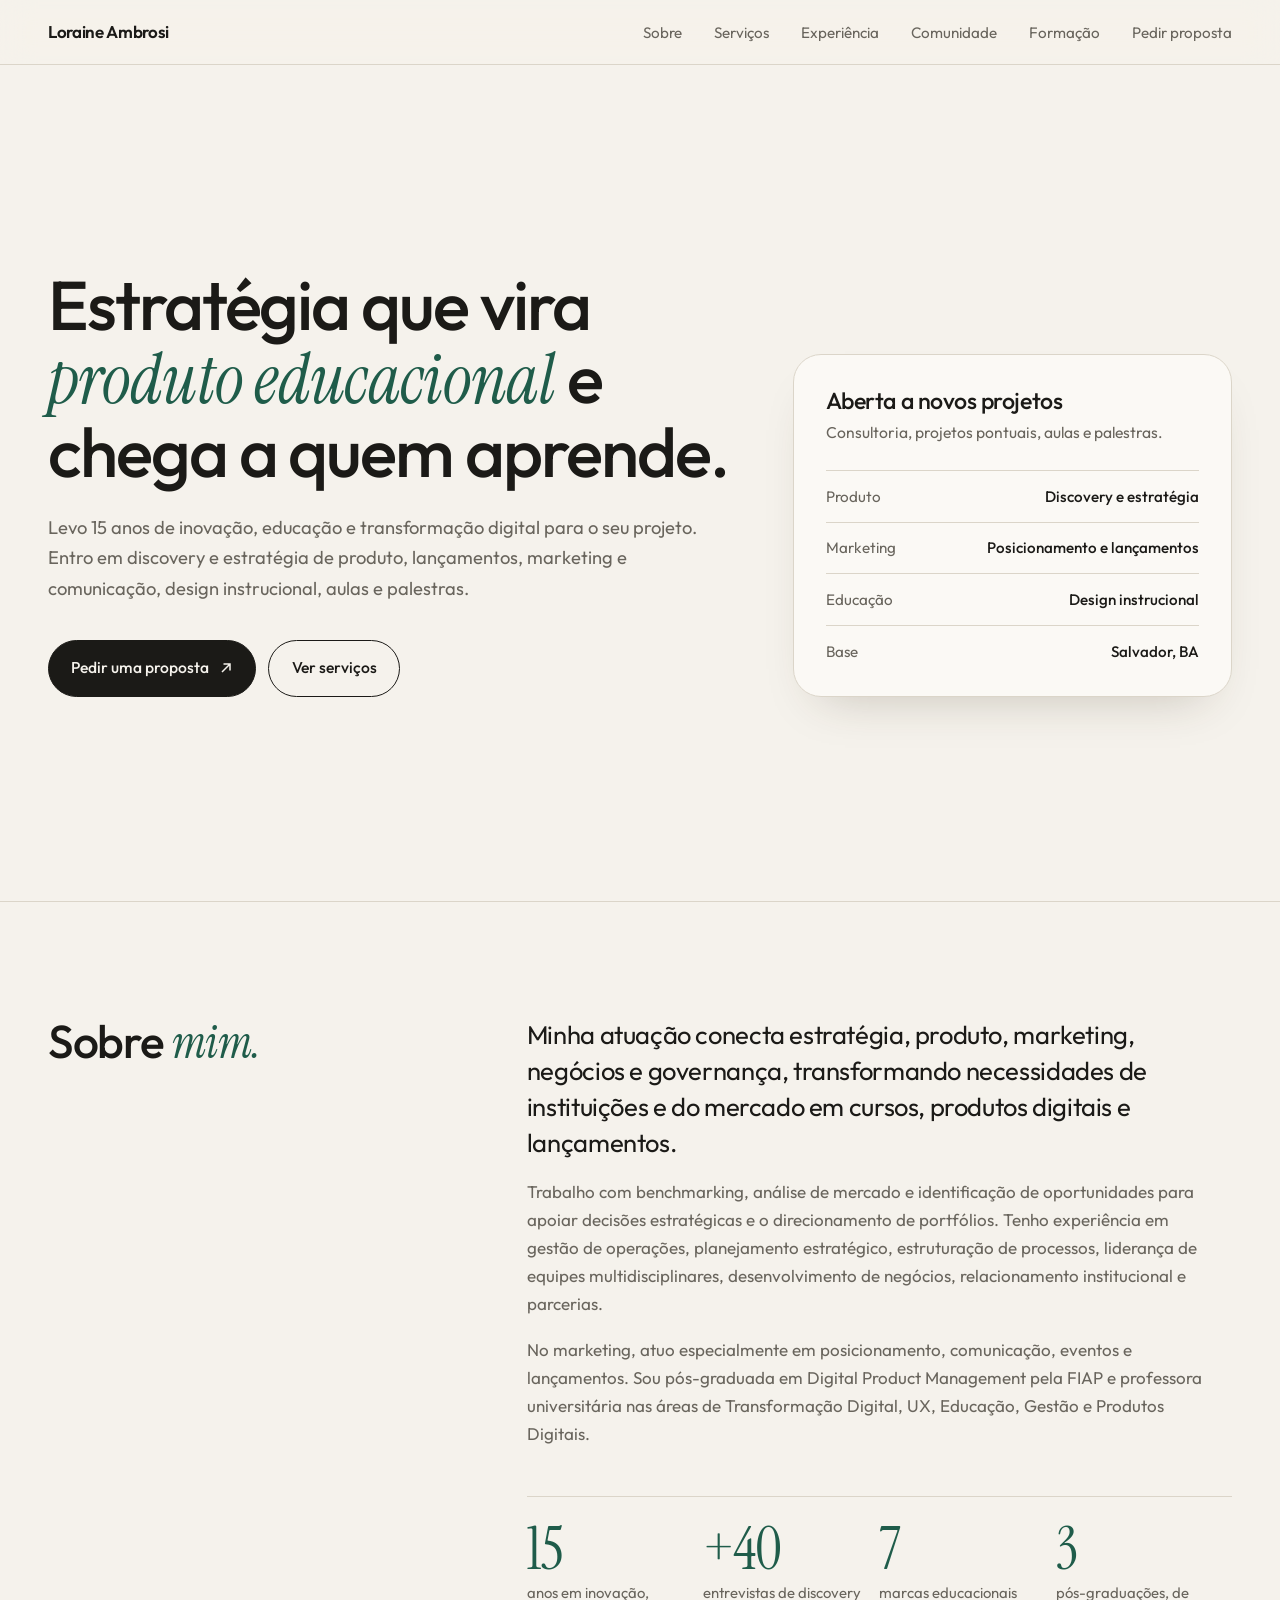
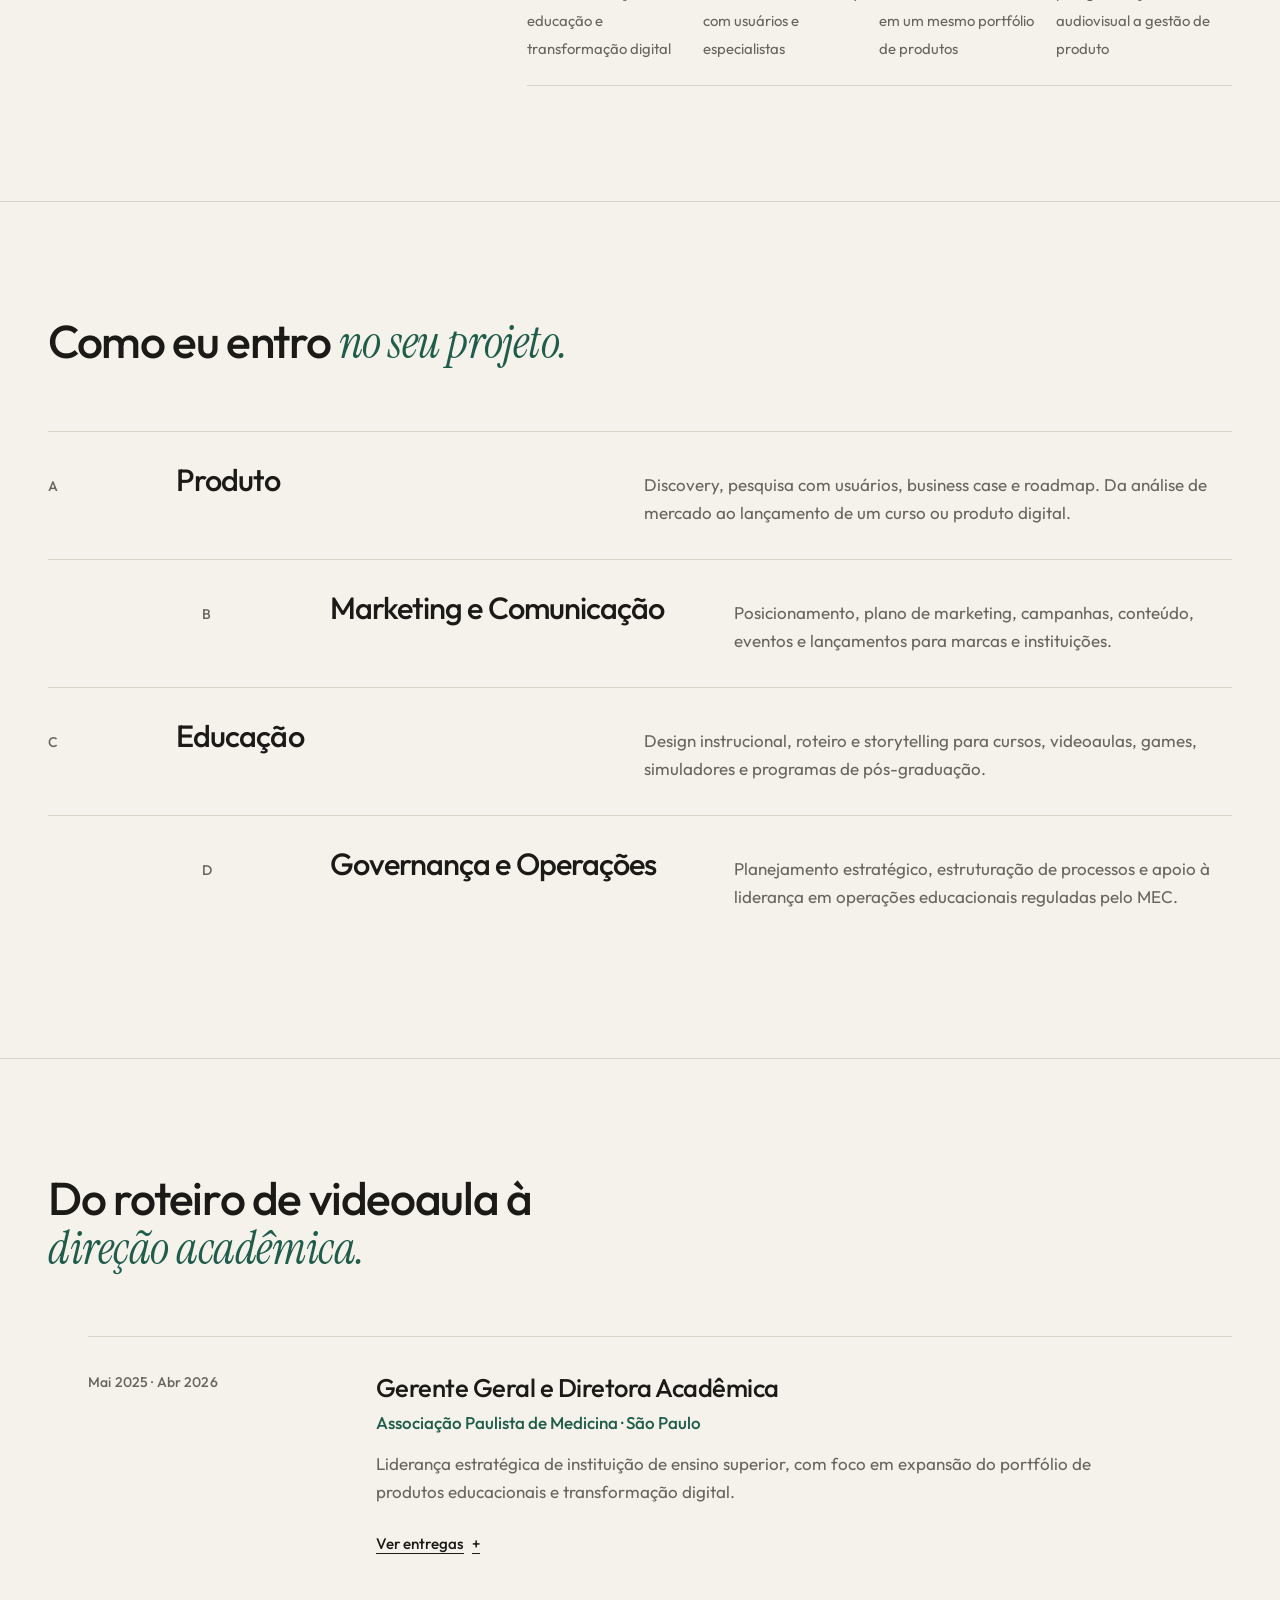
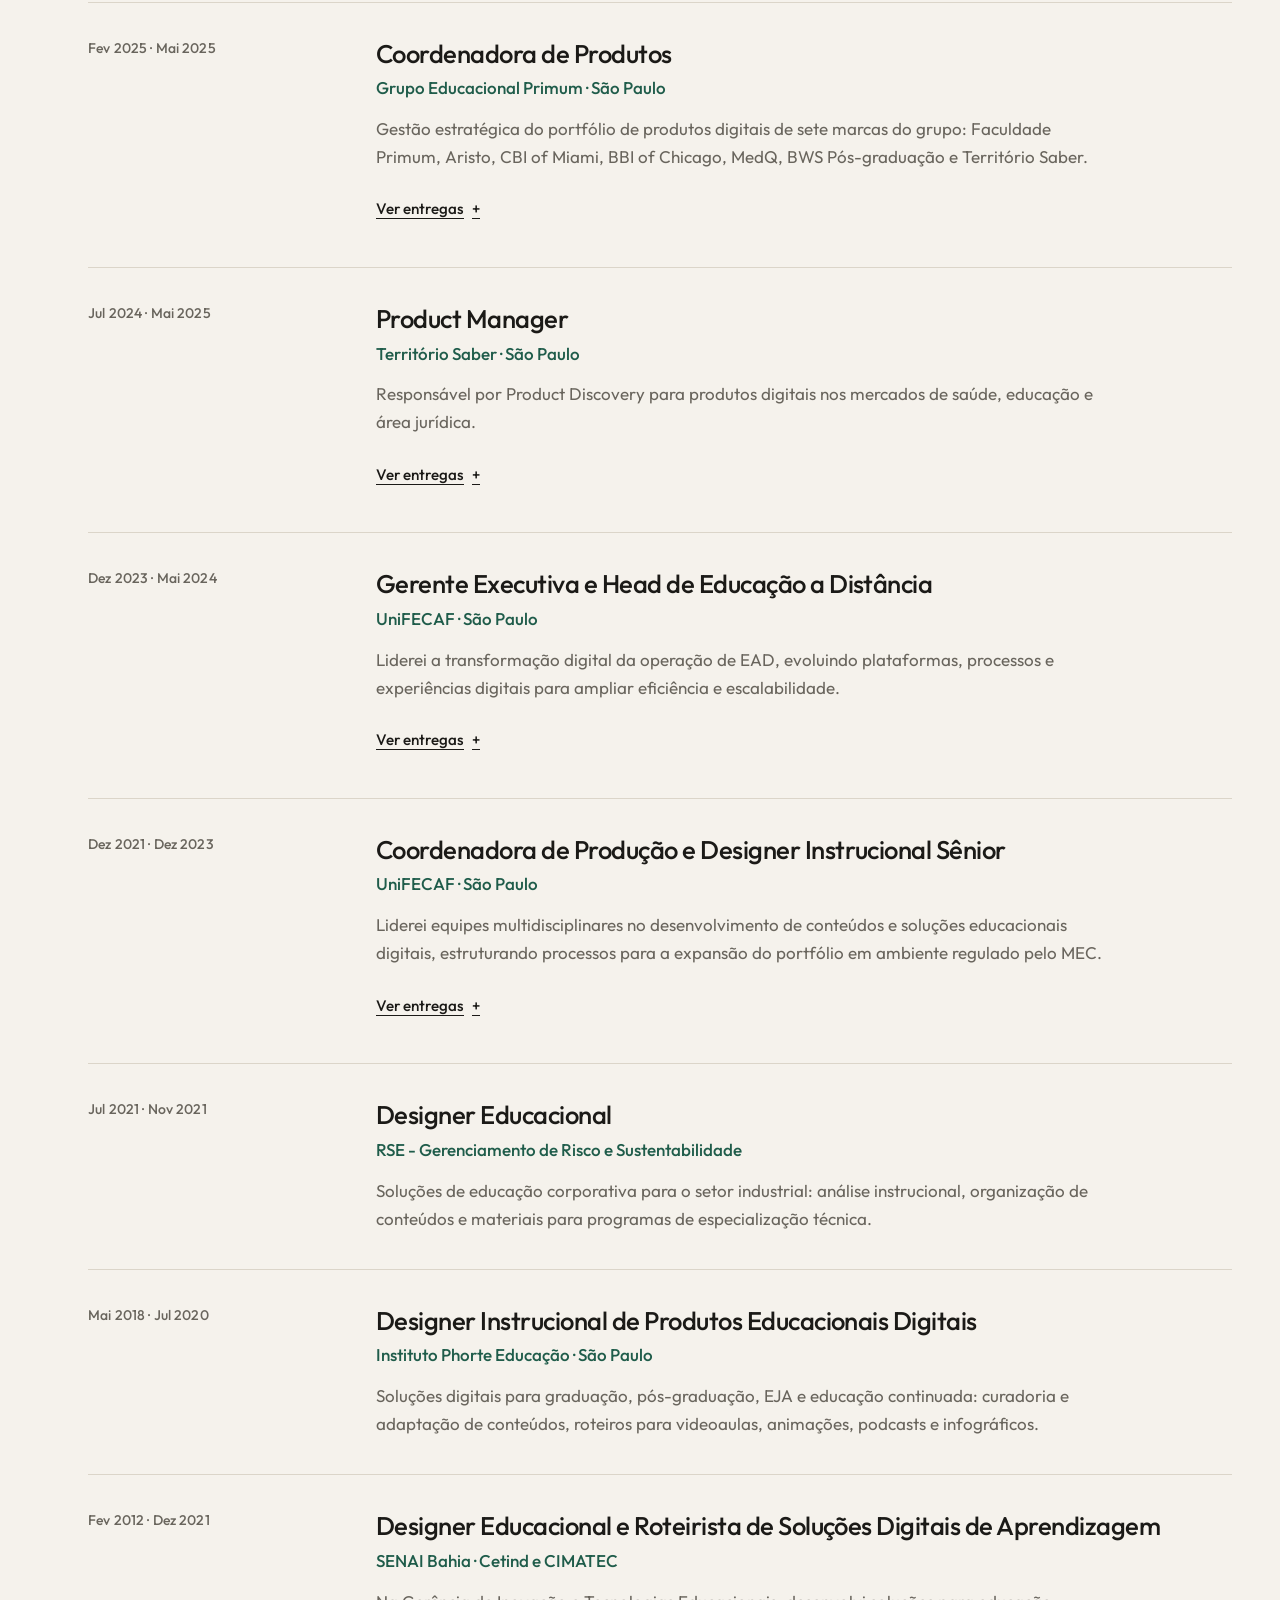
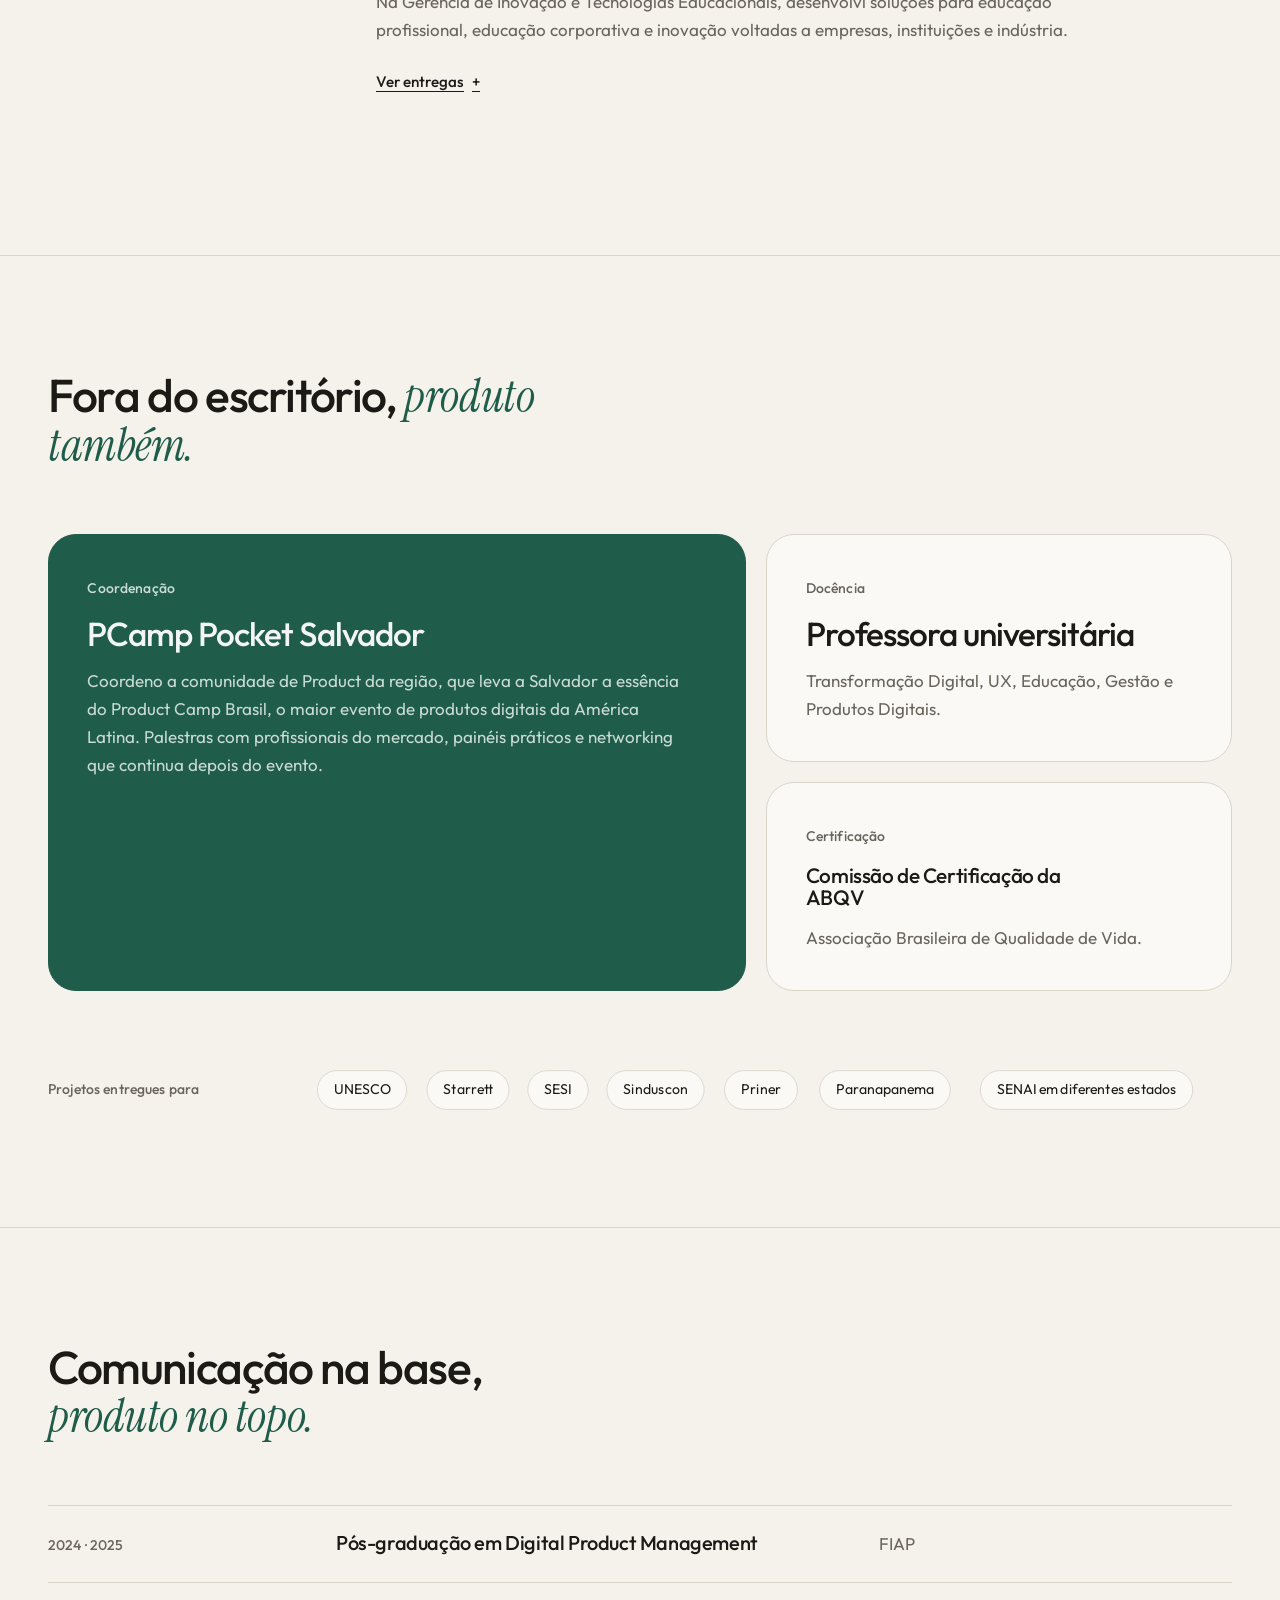
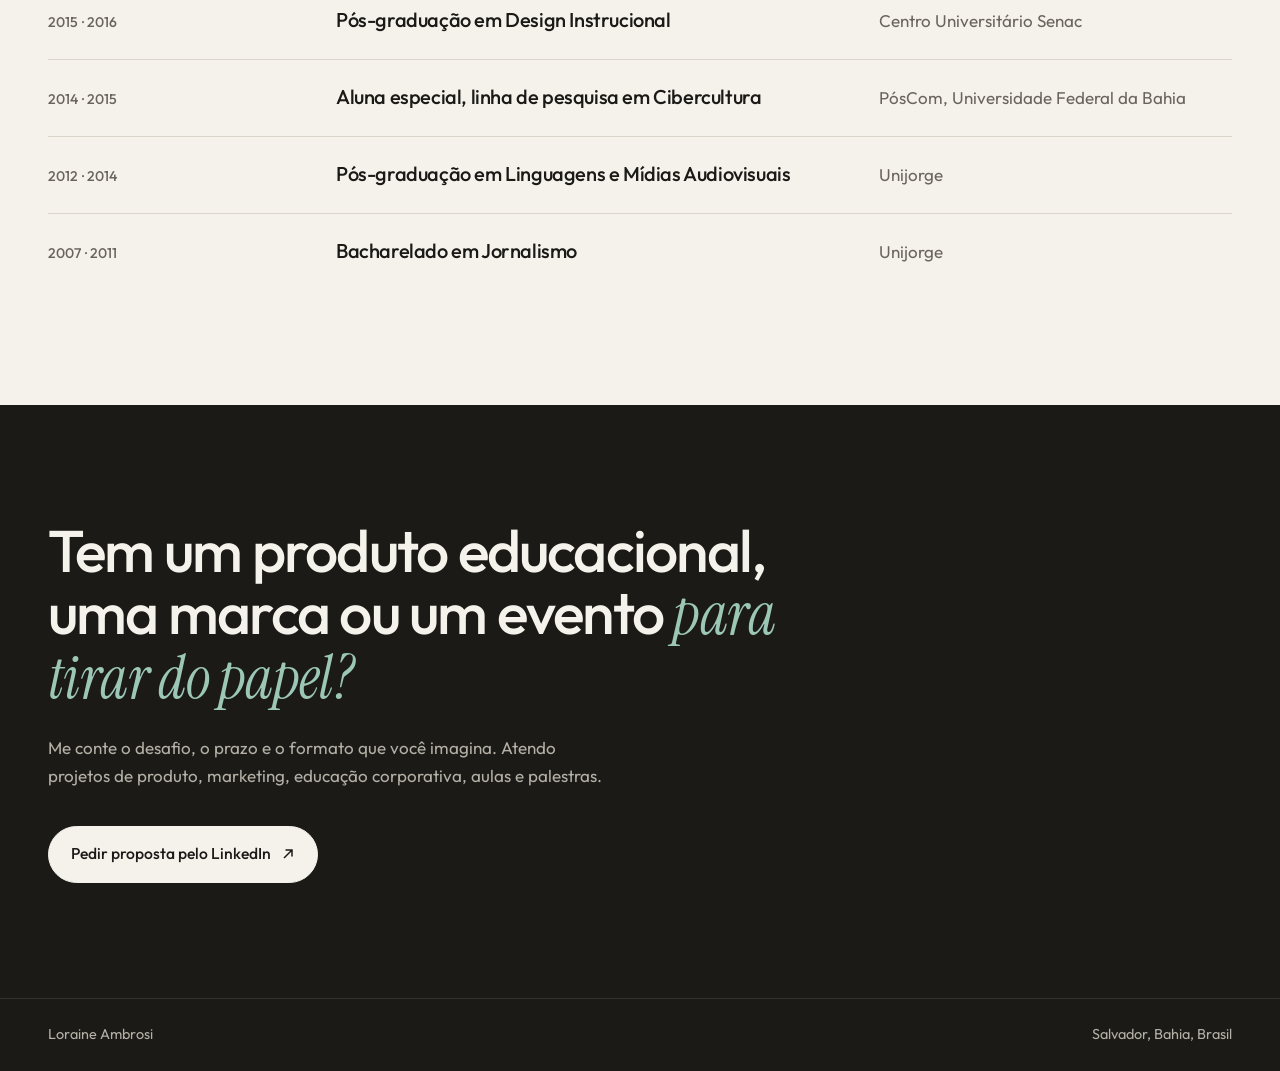
<file: index.html>
<!doctype html>
<html lang="pt-BR">
<head>
<meta charset="utf-8">
<meta name="viewport" content="width=device-width, initial-scale=1, viewport-fit=cover">
<meta name="theme-color" content="#f5f2ec">
<meta name="color-scheme" content="light">
<title>Loraine Ambrosi | Consultoria em Produto, Marketing e Educação</title>
<meta name="description" content="Loraine Ambrosi atende projetos de produto, marketing e educação: discovery, lançamentos, design instrucional, aulas e palestras. 15 anos de experiência. Peça uma proposta.">
<meta name="author" content="Loraine Ambrosi">
<meta name="robots" content="index, follow, max-image-preview:large">
<link rel="canonical" href="https://loraine.ambrosi.top/">
<meta property="og:type" content="profile">
<meta property="og:site_name" content="Loraine Ambrosi">
<meta property="og:locale" content="pt_BR">
<meta property="og:title" content="Loraine Ambrosi | Consultoria em Produto, Marketing e Educação">
<meta property="og:description" content="Projetos de produto, marketing e educação: discovery, lançamentos, design instrucional, aulas e palestras. 15 anos de experiência.">
<meta property="og:url" content="https://loraine.ambrosi.top/">
<meta property="profile:first_name" content="Loraine">
<meta property="profile:last_name" content="Ambrosi">
<meta name="twitter:card" content="summary">
<meta name="twitter:title" content="Loraine Ambrosi | Consultoria em Produto, Marketing e Educação">
<meta name="twitter:description" content="Projetos de produto, marketing e educação: discovery, lançamentos, design instrucional, aulas e palestras.">
<script type="application/ld+json">
{"@context":"https://schema.org","@type":"Person","name":"Loraine Ambrosi","url":"https://loraine.ambrosi.top/","jobTitle":"Consultora em Produto, Marketing e Educação","sameAs":["https://www.linkedin.com/in/lora%C3%ADnevivas/"]}
</script>
<link rel="preconnect" href="https://fonts.googleapis.com">
<link rel="preconnect" href="https://fonts.gstatic.com" crossorigin>
<link href="https://fonts.googleapis.com/css2?family=Instrument+Serif:ital@0;1&family=Outfit:wght@300;400;500;600&display=swap" rel="stylesheet" media="print" onload="this.media='all'">
<noscript><link href="https://fonts.googleapis.com/css2?family=Instrument+Serif:ital@0;1&family=Outfit:wght@300;400;500;600&display=swap" rel="stylesheet"></noscript>
<style>
:root{
  --bg:#f5f2ec; --paper:#fbf9f5; --ink:#1b1a17; --muted:#69655d; --line:#dbd5c9;
  --accent:#1f5c4a; --accent-soft:#e3ebe6;
  --ease-out:cubic-bezier(.23,1,.32,1);
}
*{box-sizing:border-box;margin:0}
html{scroll-behavior:smooth;-webkit-text-size-adjust:100%;-webkit-tap-highlight-color:transparent}
body{background:var(--bg);color:var(--ink);font:400 1.0625rem/1.65 Outfit,system-ui,sans-serif;-webkit-font-smoothing:antialiased;overflow-wrap:break-word}
a{color:inherit}
ul{list-style:none;padding:0}
:focus-visible{outline:2px solid var(--accent);outline-offset:3px;border-radius:4px}
.wrap{max-width:1280px;margin:0 auto;padding:0 max(clamp(1rem,4vw,3rem),env(safe-area-inset-right,0px)) 0 max(clamp(1rem,4vw,3rem),env(safe-area-inset-left,0px))}
.mono{font:500 .875rem/1.4 Outfit,system-ui,sans-serif;letter-spacing:.01em;color:var(--muted)}
.serif{font-family:"Instrument Serif",Georgia,serif;font-style:italic;font-weight:400;color:var(--accent);letter-spacing:-.01em}
h1,h2,h3{font-weight:500;letter-spacing:-.03em;line-height:1.05}
h2{font-size:clamp(1.9rem,3.6vw,3rem);max-width:18ch}
section{padding:clamp(4rem,9vw,8rem) 0;border-top:1px solid var(--line)}
.skip{position:absolute;left:-999px}
.skip:focus{left:1rem;top:1rem;background:var(--ink);color:var(--bg);padding:.5rem 1rem;z-index:20}

/* nav */
header{position:sticky;top:0;z-index:10;padding-top:env(safe-area-inset-top,0px);background:color-mix(in srgb,var(--bg) 80%,transparent);-webkit-backdrop-filter:blur(16px) saturate(180%);backdrop-filter:blur(16px) saturate(180%);border-bottom:1px solid var(--line)}
nav{display:flex;align-items:center;justify-content:space-between;gap:1rem;height:64px}
.brand{font-weight:600;letter-spacing:-.02em;text-decoration:none}
nav ul{display:flex;gap:clamp(1rem,2.5vw,2.25rem)}
nav a{touch-action:manipulation}
nav ul a{text-decoration:none;font-size:.95rem;color:var(--muted);transition:color .15s ease}
nav ul a:active{color:var(--ink)}
@media (max-width:767px){nav ul li:not(:last-child){display:none}}

/* buttons */
.btn{display:inline-flex;align-items:center;gap:.6rem;padding:.9rem 1.4rem;border-radius:999px;border:1px solid var(--ink);text-decoration:none;font-weight:500;font-size:.98rem;transition:transform .16s var(--ease-out),background-color .2s ease,border-color .2s ease,color .2s ease;touch-action:manipulation;user-select:none;-webkit-user-select:none}
.btn svg{transition:transform .2s var(--ease-out)}
.btn:active{transform:scale(.97)}
.btn.solid{background:var(--ink);color:var(--bg)}

/* hero */
.hero{border-top:0;min-height:calc(100svh - 64px);display:flex;align-items:center;padding:clamp(3rem,7vw,6rem) 0}
.hero .wrap>*,.time>li>*,.about>*{min-width:0}
.hero .wrap{display:grid;gap:clamp(2.5rem,5vw,5rem);width:100%}
.hero h1{font-size:clamp(2.35rem,5.4vw,4.6rem);margin:0 0 1.5rem;max-width:16ch}
.hero p.lead{max-width:56ch;color:var(--muted);font-size:1.15rem}
.cta{display:flex;flex-wrap:wrap;gap:.75rem;margin-top:2.25rem}
.now{align-self:end;background:var(--paper);border:1px solid var(--line);border-radius:1.75rem;padding:clamp(1.5rem,2.5vw,2.25rem);box-shadow:0 24px 48px -28px rgba(60,48,24,.28)}
.now .title{font-size:1.45rem;font-weight:500;color:var(--ink);margin:0 0 .35rem;letter-spacing:-.02em;line-height:1.2}
.now p{color:var(--muted);font-size:.98rem}
.now dl{margin-top:1.5rem;border-top:1px solid var(--line)}
.now dl div{display:flex;justify-content:space-between;gap:1rem;padding:.8rem 0;border-bottom:1px solid var(--line);font-size:.95rem}
.now dl div:last-child{border-bottom:0;padding-bottom:0}
.now dt{color:var(--muted)}
.now dd{text-align:right;font-weight:500}
@media (min-width:900px){.hero .wrap{grid-template-columns:1.55fr 1fr}}

/* load-in cascade */
.rise{animation:rise var(--t,.5s) var(--ease-out) var(--d,0ms) both}
@keyframes rise{from{opacity:0;transform:translateY(var(--y,0));filter:blur(var(--b,0))}}


/* about */
.about{display:grid;gap:clamp(2rem,5vw,5rem)}
.about .text p{max-width:62ch;color:var(--muted)}
.about .text p+p{margin-top:1.1rem}
.about .text p:first-of-type{color:var(--ink);font-size:clamp(1.25rem,2vw,1.6rem);line-height:1.4;letter-spacing:-.015em}
.stats{display:grid;grid-template-columns:1fr 1fr;margin-top:3rem;border-top:1px solid var(--line)}
.stats div{padding:1.4rem 1rem 1.4rem 0;border-bottom:1px solid var(--line)}
.stats strong{display:block;font:400 clamp(2.6rem,4.6vw,3.8rem)/1 "Instrument Serif",Georgia,serif;letter-spacing:-.02em;color:var(--accent)}
.stats span{color:var(--muted);font-size:.93rem}
@media (min-width:900px){.about{grid-template-columns:1fr 1.7fr}.stats{grid-template-columns:repeat(4,1fr)}}

/* areas: zig-zag rows, no cards */
.areas{margin-top:clamp(2.5rem,5vw,4rem)}
.areas li{display:grid;gap:.6rem 3rem;padding:2rem 0;border-top:1px solid var(--line)}
.areas h3{font-size:clamp(1.4rem,2.4vw,2rem);transition:color .15s ease}
.areas p{color:var(--muted);max-width:58ch}
@media (min-width:900px){
  .areas li{grid-template-columns:5rem 1fr 1.4fr;align-items:baseline}
  .areas li:nth-child(even){padding-left:12vw}
}

/* timeline */
.time{margin-top:clamp(2.5rem,5vw,4rem)}
.time>li{display:grid;gap:.75rem 3rem;padding:2.25rem 0;border-top:1px solid var(--line)}
.time h3{font-size:clamp(1.3rem,2vw,1.7rem);letter-spacing:-.02em;line-height:1.2}
.time .org{color:var(--accent);font-weight:500;margin:.3rem 0 .8rem}
.time p{color:var(--muted);max-width:66ch}
details{margin-top:1rem}
summary{touch-action:manipulation;user-select:none;-webkit-user-select:none;cursor:pointer;display:inline-flex;align-items:center;gap:.5rem;font-size:.95rem;font-weight:500;list-style:none;min-height:44px;text-decoration:underline;text-underline-offset:4px}
summary::-webkit-details-marker{display:none}
summary:active{opacity:.6}
summary::after{content:"+";transition:transform .2s var(--ease-out)}
details[open] ul{animation:open .2s var(--ease-out)}
@keyframes open{from{opacity:0;transform:translateY(-6px)}}
details[open] summary::after{transform:rotate(45deg)}
details ul{margin-top:1rem;display:grid;gap:.6rem;max-width:66ch}
details li{position:relative;padding-left:1.25rem;color:var(--muted);font-size:.98rem}
details li::before{content:"";position:absolute;left:0;top:.72em;width:6px;height:1px;background:var(--accent)}
@media (min-width:900px){.time>li{grid-template-columns:15rem 1fr}.time .mono{position:sticky;top:88px;align-self:start}}

/* community */
.duo{display:grid;gap:1.25rem;margin-top:clamp(2.5rem,5vw,4rem)}
.panel{border-radius:1.75rem;padding:clamp(1.75rem,3vw,2.75rem);border:1px solid var(--line);background:var(--paper)}
.panel.dark{background:var(--accent);border-color:var(--accent);color:#f2f5f3}
.panel.dark .mono,.panel.dark p{color:#c9dbd3}
.panel h3{font-size:clamp(1.5rem,2.6vw,2.2rem);margin:1rem 0 .9rem;max-width:20ch}
.panel p{color:var(--muted);max-width:54ch}
.panel+.panel h3{font-size:1.3rem;letter-spacing:-.02em}
.stack{display:grid;gap:1.25rem}
.clients{margin-top:clamp(3rem,6vw,5rem);display:grid;gap:1.5rem}
.clients ul{display:flex;flex-wrap:wrap;gap:.6rem}
.clients li{border:1px solid var(--line);border-radius:999px;padding:.5rem 1.1rem;font-size:.98rem;background:var(--paper)}
@media (min-width:900px){.duo{grid-template-columns:1.5fr 1fr}.clients{grid-template-columns:15rem 1fr;align-items:center}}

/* education */
.edu{margin-top:clamp(2.5rem,5vw,4rem)}
.edu li{display:grid;gap:.25rem 3rem;padding:1.5rem 0;border-top:1px solid var(--line)}
.edu h3{font-size:1.25rem;letter-spacing:-.02em;line-height:1.3}
.edu p{color:var(--muted)}
@media (min-width:900px){.edu li{grid-template-columns:15rem 1.4fr 1fr;align-items:baseline}}

/* contact */
.contact{background:var(--ink);color:var(--bg);border-top:0}
.contact h2{max-width:20ch;font-size:clamp(2.1rem,4.6vw,3.9rem)}
.contact .serif{color:#9cc7b6}
.contact p{color:#b5b0a6;max-width:52ch;margin:1.5rem 0 2.25rem}
.contact .btn{border-color:var(--bg)}
.contact .btn.solid{background:var(--bg);color:var(--ink)}
footer{background:var(--ink);color:#b5b0a6;border-top:1px solid #34322d;padding:1.5rem 0;font-size:.9rem}
footer .wrap{display:flex;flex-wrap:wrap;justify-content:space-between;gap:.5rem}

/* scroll progress: CSS scroll-driven, no JS; hidden where unsupported */
.progress{position:fixed;inset:0 0 auto 0;height:3px;background:var(--accent);transform-origin:0 50%;transform:scaleX(0);z-index:11}
@supports (animation-timeline:scroll()){.progress{animation:grow linear both;animation-timeline:scroll(root)}}
@keyframes grow{to{transform:scaleX(1)}}

/* scroll reveal: the class is added by JS, so content stays visible without it */
.reveal{opacity:0;transform:translateY(26px)}
.reveal.in{opacity:1;transform:none;transition:opacity .8s var(--ease-out) var(--rd,0ms),transform .8s var(--ease-out) var(--rd,0ms)}
h2.reveal{transform:translateY(34px);filter:blur(6px)}
h2.reveal.in{filter:none;transition:opacity .9s var(--ease-out),transform .9s var(--ease-out),filter .9s var(--ease-out)}
.clients li.reveal{transform:scale(.9)}

.areas li,.panel{transition:transform .35s var(--ease-out)}
.stats strong{font-variant-numeric:tabular-nums}

@media (hover:hover) and (pointer:fine){
  nav ul a:hover{color:var(--ink)}
  .btn:hover svg{transform:translate(3px,-3px)}
  .btn.solid:hover{background:var(--accent);border-color:var(--accent)}
  .btn.ghost:hover{background:var(--ink);color:var(--bg)}
  .contact .btn.solid:hover{background:#9cc7b6;border-color:#9cc7b6}
  .areas li:hover h3{color:var(--accent)}
  .areas li:hover{transform:translateX(14px)}
  .panel:hover{transform:translateY(-6px)}
}
@media (prefers-reduced-motion:reduce){
  html{scroll-behavior:auto}
  .rise{--y:0!important;--d:0ms!important;--t:.2s!important}
  details[open] ul{animation:none}
  .areas li:hover,.panel:hover{transform:none}
  .btn:active,.btn:hover svg{transform:none}
}
@media (prefers-reduced-transparency:reduce){
  header{background:var(--bg);-webkit-backdrop-filter:none;backdrop-filter:none}
}
@media (prefers-contrast:more){
  :root{--muted:#3f3c36;--line:#8a857a}
  header{background:var(--bg);-webkit-backdrop-filter:none;backdrop-filter:none}
}
</style>
</head>
<body>
<a class="skip" href="#conteudo">Pular para o conteúdo</a>
<div class="progress" aria-hidden="true"></div>

<header>
  <nav class="wrap" aria-label="Principal">
    <a class="brand" href="#topo">Loraine Ambrosi</a>
    <ul>
      <li><a href="#sobre">Sobre</a></li>
      <li><a href="#atuacao">Serviços</a></li>
      <li><a href="#trajetoria">Experiência</a></li>
      <li><a href="#comunidade">Comunidade</a></li>
      <li><a href="#formacao">Formação</a></li>
      <li><a href="#contato">Pedir proposta</a></li>
    </ul>
  </nav>
</header>

<main id="conteudo">

<section class="hero" id="topo">
  <div class="wrap">
    <div>
      <h1 class="rise" style="--y:22px;--t:.9s;--b:8px">Estratégia que vira <span class="serif">produto educacional</span> e chega a quem aprende.</h1>
      <p class="lead rise" style="--d:140ms;--y:16px;--t:.8s">Levo 15 anos de inovação, educação e transformação digital para o seu projeto. Entro em discovery e estratégia de produto, lançamentos, marketing e comunicação, design instrucional, aulas e palestras.</p>
      <div class="cta rise" style="--d:260ms;--y:14px;--t:.8s">
        <a class="btn solid" href="https://www.linkedin.com/in/lora%C3%ADnevivas/" target="_blank" rel="noopener">Pedir uma proposta
          <svg width="14" height="14" viewBox="0 0 14 14" fill="none" stroke="currentColor" stroke-width="1.5" aria-hidden="true"><path d="M3 11 11 3M4.5 3H11v6.5"/></svg>
        </a>
        <a class="btn ghost" href="#atuacao">Ver serviços</a>
      </div>
    </div>

    <aside class="now rise" style="--d:360ms;--y:28px;--t:1s" aria-label="Disponibilidade">
      <p class="title">Aberta a novos projetos</p>
      <p>Consultoria, projetos pontuais, aulas e palestras.</p>
      <dl>
        <div><dt>Produto</dt><dd>Discovery e estratégia</dd></div>
        <div><dt>Marketing</dt><dd>Posicionamento e lançamentos</dd></div>
        <div><dt>Educação</dt><dd>Design instrucional</dd></div>
        <div><dt>Base</dt><dd>Salvador, BA</dd></div>
      </dl>
    </aside>
  </div>
</section>

<section id="sobre">
  <div class="wrap about">
    <div>
      <h2>Sobre <span class="serif">mim.</span></h2>
    </div>
    <div class="text">
      <p>Minha atuação conecta estratégia, produto, marketing, negócios e governança, transformando necessidades de instituições e do mercado em cursos, produtos digitais e lançamentos.</p>
      <p>Trabalho com benchmarking, análise de mercado e identificação de oportunidades para apoiar decisões estratégicas e o direcionamento de portfólios. Tenho experiência em gestão de operações, planejamento estratégico, estruturação de processos, liderança de equipes multidisciplinares, desenvolvimento de negócios, relacionamento institucional e parcerias.</p>
      <p>No marketing, atuo especialmente em posicionamento, comunicação, eventos e lançamentos. Sou pós-graduada em Digital Product Management pela FIAP e professora universitária nas áreas de Transformação Digital, UX, Educação, Gestão e Produtos Digitais.</p>
      <div class="stats">
        <div><strong>15</strong><span>anos em inovação, educação e transformação digital</span></div>
        <div><strong>+40</strong><span>entrevistas de discovery com usuários e especialistas</span></div>
        <div><strong>7</strong><span>marcas educacionais em um mesmo portfólio de produtos</span></div>
        <div><strong>3</strong><span>pós-graduações, de audiovisual a gestão de produto</span></div>
      </div>
    </div>
  </div>
</section>

<section id="atuacao">
  <div class="wrap">
    <h2>Como eu entro <span class="serif">no seu projeto.</span></h2>
    <ul class="areas">
      <li><span class="mono">A</span><h3>Produto</h3><p>Discovery, pesquisa com usuários, business case e roadmap. Da análise de mercado ao lançamento de um curso ou produto digital.</p></li>
      <li><span class="mono">B</span><h3>Marketing e Comunicação</h3><p>Posicionamento, plano de marketing, campanhas, conteúdo, eventos e lançamentos para marcas e instituições.</p></li>
      <li><span class="mono">C</span><h3>Educação</h3><p>Design instrucional, roteiro e storytelling para cursos, videoaulas, games, simuladores e programas de pós-graduação.</p></li>
      <li><span class="mono">D</span><h3>Governança e Operações</h3><p>Planejamento estratégico, estruturação de processos e apoio à liderança em operações educacionais reguladas pelo MEC.</p></li>
    </ul>
  </div>
</section>

<section id="trajetoria">
  <div class="wrap">
    <h2>Do roteiro de videoaula à <span class="serif">direção acadêmica.</span></h2>
    <ol class="time">
      <li>
        <span class="mono">Mai 2025 · Abr 2026</span>
        <div>
          <h3>Gerente Geral e Diretora Acadêmica</h3>
          <p class="org">Associação Paulista de Medicina · São Paulo</p>
          <p>Liderança estratégica de instituição de ensino superior, com foco em expansão do portfólio de produtos educacionais e transformação digital.</p>
          <details><summary>Ver entregas</summary><ul>
            <li>Conduzi a estratégia de expansão do portfólio, da análise de mercado ao lançamento de novos cursos, integrando produto, marketing e comercial.</li>
            <li>Estruturei iniciativas de transformação digital que aumentaram a eficiência operacional.</li>
            <li>Defini estratégias de Go-to-Market para novos produtos, incluindo posicionamento e comunicação.</li>
            <li>Liderei equipes multidisciplinares, fortalecendo a cultura orientada a dados e resultados.</li>
          </ul></details>
        </div>
      </li>
      <li>
        <span class="mono">Fev 2025 · Mai 2025</span>
        <div>
          <h3>Coordenadora de Produtos</h3>
          <p class="org">Grupo Educacional Primum · São Paulo</p>
          <p>Gestão estratégica do portfólio de produtos digitais de sete marcas do grupo: Faculdade Primum, Aristo, CBI of Miami, BBI of Chicago, MedQ, BWS Pós-graduação e Território Saber.</p>
          <details><summary>Ver entregas</summary><ul>
            <li>Conduzi Product Discovery, UX Research, benchmarking e análises de mercado para validar novos produtos digitais.</li>
            <li>Estruturei business cases e business plans para o lançamento de novas soluções.</li>
            <li>Desenvolvi programas de pós-graduação e soluções educacionais digitais.</li>
            <li>Transformei necessidades de negócio em requisitos, junto às áreas acadêmica, de tecnologia, marketing e operações.</li>
          </ul></details>
        </div>
      </li>
      <li>
        <span class="mono">Jul 2024 · Mai 2025</span>
        <div>
          <h3>Product Manager</h3>
          <p class="org">Território Saber · São Paulo</p>
          <p>Responsável por Product Discovery para produtos digitais nos mercados de saúde, educação e área jurídica.</p>
          <details><summary>Ver entregas</summary><ul>
            <li>Conduzi entrevistas com mais de 40 usuários e especialistas para identificar necessidades e oportunidades de inovação.</li>
            <li>Estruturei personas, jornadas de usuário e artefatos de discovery que orientaram decisões de produto.</li>
            <li>Realizei benchmarking e pesquisas qualitativas para validar hipóteses e reduzir o risco de lançamento de novas features.</li>
          </ul></details>
        </div>
      </li>
      <li>
        <span class="mono">Dez 2023 · Mai 2024</span>
        <div>
          <h3>Gerente Executiva e Head de Educação a Distância</h3>
          <p class="org">UniFECAF · São Paulo</p>
          <p>Liderei a transformação digital da operação de EAD, evoluindo plataformas, processos e experiências digitais para ampliar eficiência e escalabilidade.</p>
          <details><summary>Ver entregas</summary><ul>
            <li>Conduzi a implantação e evolução de um ecossistema de conteúdo modular.</li>
            <li>Atuei com fornecedores na priorização de melhorias, discussão de roadmap e implementação de novas funcionalidades.</li>
            <li>Facilitei workshops, treinamentos e onboarding de professores, coordenadores e equipes operacionais.</li>
            <li>Coordenei a integração entre ambientes virtuais de aprendizagem, laboratórios virtuais e conteúdos próprios.</li>
          </ul></details>
        </div>
      </li>
      <li>
        <span class="mono">Dez 2021 · Dez 2023</span>
        <div>
          <h3>Coordenadora de Produção e Designer Instrucional Sênior</h3>
          <p class="org">UniFECAF · São Paulo</p>
          <p>Liderei equipes multidisciplinares no desenvolvimento de conteúdos e soluções educacionais digitais, estruturando processos para a expansão do portfólio em ambiente regulado pelo MEC.</p>
          <details><summary>Ver entregas</summary><ul>
            <li>Coordenei o fluxo completo de produção, integrando conteudistas, designers instrucionais, revisores e equipe audiovisual.</li>
            <li>Estruturei processos de qualidade, padronização, escalabilidade e cumprimento de prazos.</li>
            <li>Atuei como principal interface entre professores, especialistas e equipes técnicas.</li>
          </ul></details>
        </div>
      </li>
      <li>
        <span class="mono">Jul 2021 · Nov 2021</span>
        <div>
          <h3>Designer Educacional</h3>
          <p class="org">RSE - Gerenciamento de Risco e Sustentabilidade</p>
          <p>Soluções de educação corporativa para o setor industrial: análise instrucional, organização de conteúdos e materiais para programas de especialização técnica.</p>
        </div>
      </li>
      <li>
        <span class="mono">Mai 2018 · Jul 2020</span>
        <div>
          <h3>Designer Instrucional de Produtos Educacionais Digitais</h3>
          <p class="org">Instituto Phorte Educação · São Paulo</p>
          <p>Soluções digitais para graduação, pós-graduação, EJA e educação continuada: curadoria e adaptação de conteúdos, roteiros para videoaulas, animações, podcasts e infográficos.</p>
        </div>
      </li>
      <li>
        <span class="mono">Fev 2012 · Dez 2021</span>
        <div>
          <h3>Designer Educacional e Roteirista de Soluções Digitais de Aprendizagem</h3>
          <p class="org">SENAI Bahia · Cetind e CIMATEC</p>
          <p>Na Gerência de Inovação e Tecnologias Educacionais, desenvolvi soluções para educação profissional, educação corporativa e inovação voltadas a empresas, instituições e indústria.</p>
          <details><summary>Ver entregas</summary><ul>
            <li>Desenvolvi soluções de aprendizagem em aplicativos, videoaulas, infográficos, animações, games e simuladores.</li>
            <li>Estruturei narrativas, storytelling e roteiros que traduzem conteúdos complexos em experiências centradas no usuário.</li>
            <li>Facilitei capacitações para docentes e especialistas em storytelling e experiências de aprendizagem.</li>
          </ul></details>
        </div>
      </li>
    </ol>
  </div>
</section>

<section id="comunidade">
  <div class="wrap">
    <h2>Fora do escritório, <span class="serif">produto também.</span></h2>
    <div class="duo">
      <article class="panel dark">
        <span class="mono">Coordenação</span>
        <h3>PCamp Pocket Salvador</h3>
        <p>Coordeno a comunidade de Product da região, que leva a Salvador a essência do Product Camp Brasil, o maior evento de produtos digitais da América Latina. Palestras com profissionais do mercado, painéis práticos e networking que continua depois do evento.</p>
      </article>
      <div class="stack">
        <article class="panel">
          <span class="mono">Docência</span>
          <h3>Professora universitária</h3>
          <p>Transformação Digital, UX, Educação, Gestão e Produtos Digitais.</p>
        </article>
        <article class="panel">
          <span class="mono">Certificação</span>
          <h3>Comissão de Certificação da ABQV</h3>
          <p>Associação Brasileira de Qualidade de Vida.</p>
        </article>
      </div>
    </div>
    <div class="clients">
      <p class="mono">Projetos entregues para</p>
      <ul><li>UNESCO</li><li>Starrett</li><li>SESI</li><li>Sinduscon</li><li>Priner</li><li>Paranapanema</li><li>SENAI em diferentes estados</li></ul>
    </div>
  </div>
</section>

<section id="formacao">
  <div class="wrap">
    <h2>Comunicação na base, <span class="serif">produto no topo.</span></h2>
    <ul class="edu">
      <li><span class="mono">2024 · 2025</span><h3>Pós-graduação em Digital Product Management</h3><p>FIAP</p></li>
      <li><span class="mono">2015 · 2016</span><h3>Pós-graduação em Design Instrucional</h3><p>Centro Universitário Senac</p></li>
      <li><span class="mono">2014 · 2015</span><h3>Aluna especial, linha de pesquisa em Cibercultura</h3><p>PósCom, Universidade Federal da Bahia</p></li>
      <li><span class="mono">2012 · 2014</span><h3>Pós-graduação em Linguagens e Mídias Audiovisuais</h3><p>Unijorge</p></li>
      <li><span class="mono">2007 · 2011</span><h3>Bacharelado em Jornalismo</h3><p>Unijorge</p></li>
    </ul>
  </div>
</section>

<section class="contact" id="contato">
  <div class="wrap">
    <h2>Tem um produto educacional, uma marca ou um evento <span class="serif">para tirar do papel?</span></h2>
    <p>Me conte o desafio, o prazo e o formato que você imagina. Atendo projetos de produto, marketing, educação corporativa, aulas e palestras.</p>
    <a class="btn solid" href="https://www.linkedin.com/in/lora%C3%ADnevivas/" target="_blank" rel="noopener">Pedir proposta pelo LinkedIn
      <svg width="14" height="14" viewBox="0 0 14 14" fill="none" stroke="currentColor" stroke-width="1.5" aria-hidden="true"><path d="M3 11 11 3M4.5 3H11v6.5"/></svg>
    </a>
  </div>
</section>

</main>

<footer>
  <div class="wrap"><span>Loraine Ambrosi</span><span>Salvador, Bahia, Brasil</span></div>
</footer>

<script>
// Motion is skipped entirely for reduced-motion users: content is visible by default.
if (!matchMedia('(prefers-reduced-motion: reduce)').matches) {
  const els = document.querySelectorAll('section:not(.hero) .mono, section:not(.hero) h2, .about .text > p, .stats div, .areas li, .time > li, .panel, .clients li, .edu li, .contact p:not(.mono)');
  const countUp = el => {
    const m = el.textContent.match(/^(\D*)(\d+)$/);
    if (!m) return;
    const end = +m[2], t0 = performance.now();
    const tick = t => {
      const k = Math.min((t - t0) / 1100, 1);
      el.textContent = m[1] + Math.round(end * (1 - Math.pow(1 - k, 4)));
      if (k < 1) requestAnimationFrame(tick);
    };
    requestAnimationFrame(tick);
  };
  const io = new IntersectionObserver(entries => {
    entries.filter(e => e.isIntersecting).forEach((e, i) => {
      const el = e.target;
      el.style.setProperty('--rd', Math.min(i * 70, 420) + 'ms'); // stagger whatever enters together
      el.classList.add('in');
      io.unobserve(el);
      const n = el.querySelector(':scope > strong');
      if (n) countUp(n);
      // drop the reveal classes once settled so hover transforms use their own transition
      setTimeout(() => { el.classList.remove('reveal', 'in'); el.style.removeProperty('--rd'); }, 1500);
    });
  }, { threshold: .1, rootMargin: '0px 0px -6% 0px' });
  els.forEach(el => { el.classList.add('reveal'); io.observe(el); });
}
</script>
</body>
</html>
</file>
